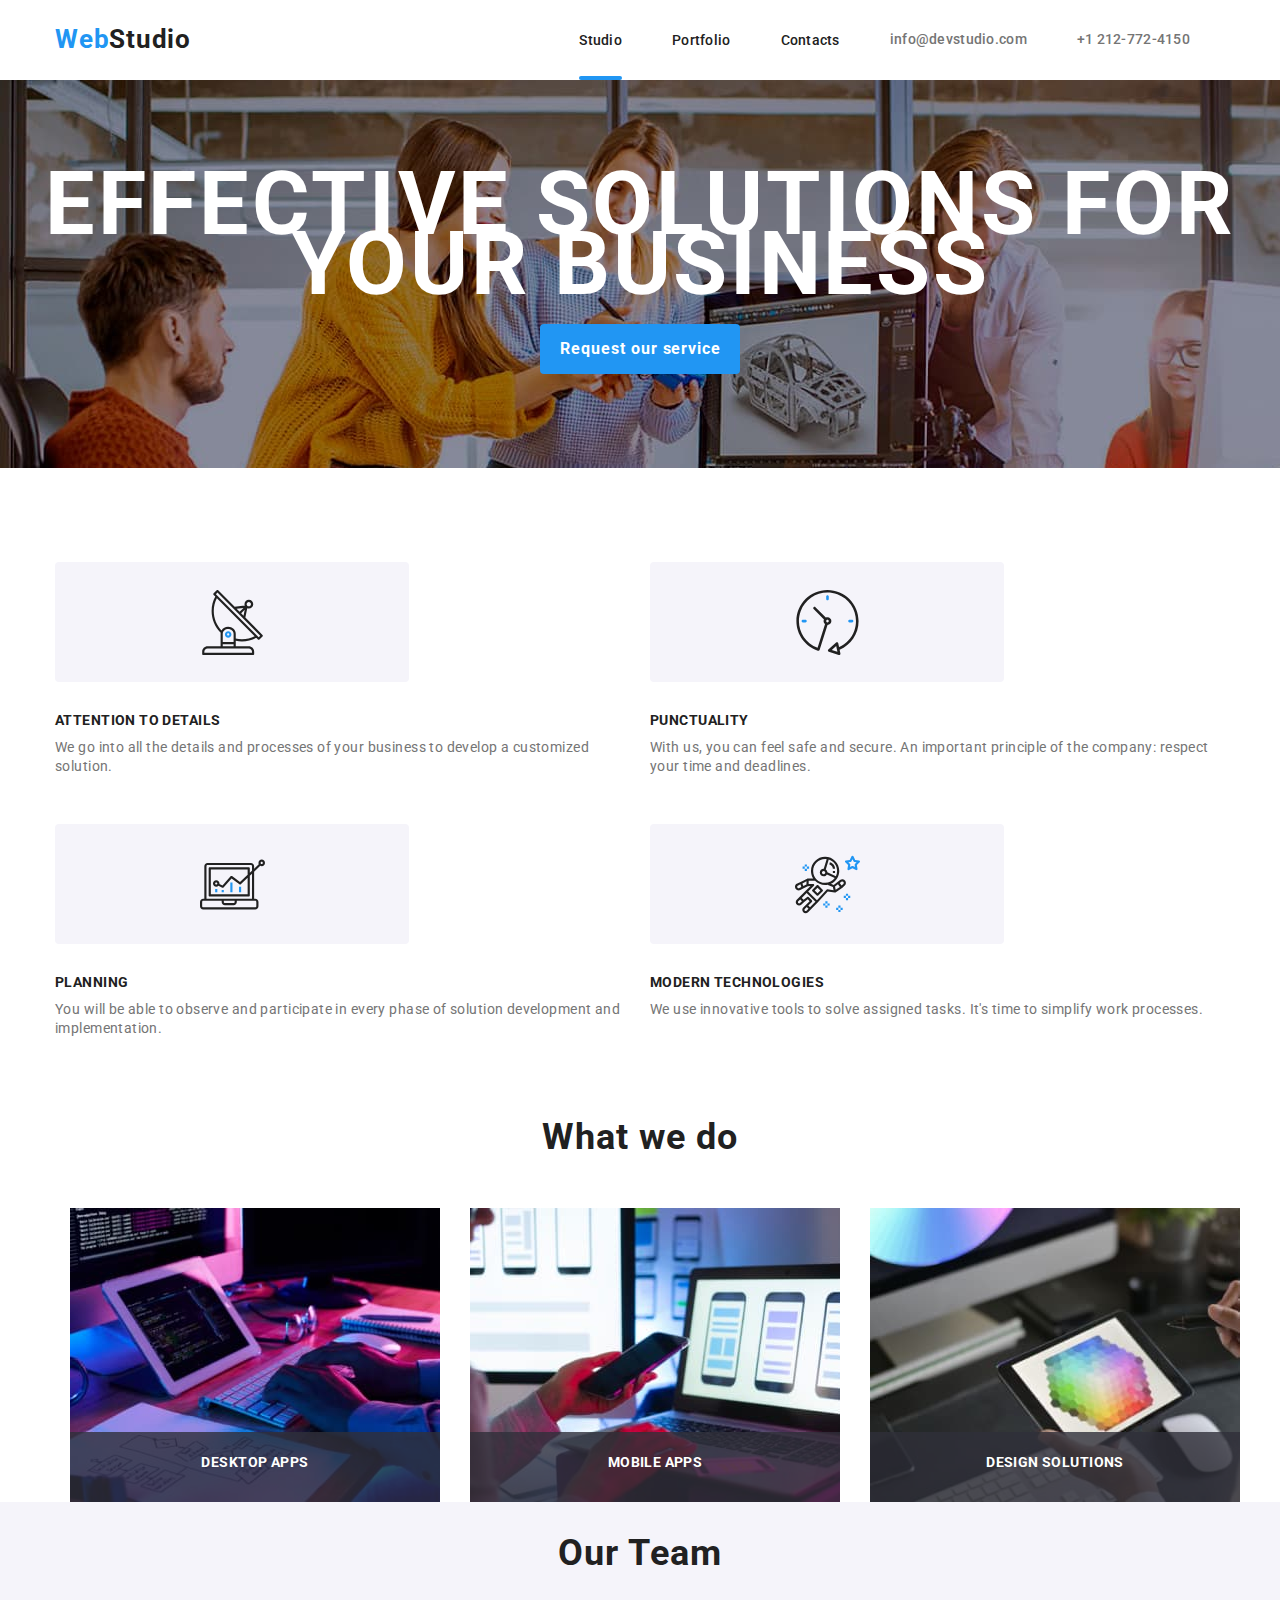
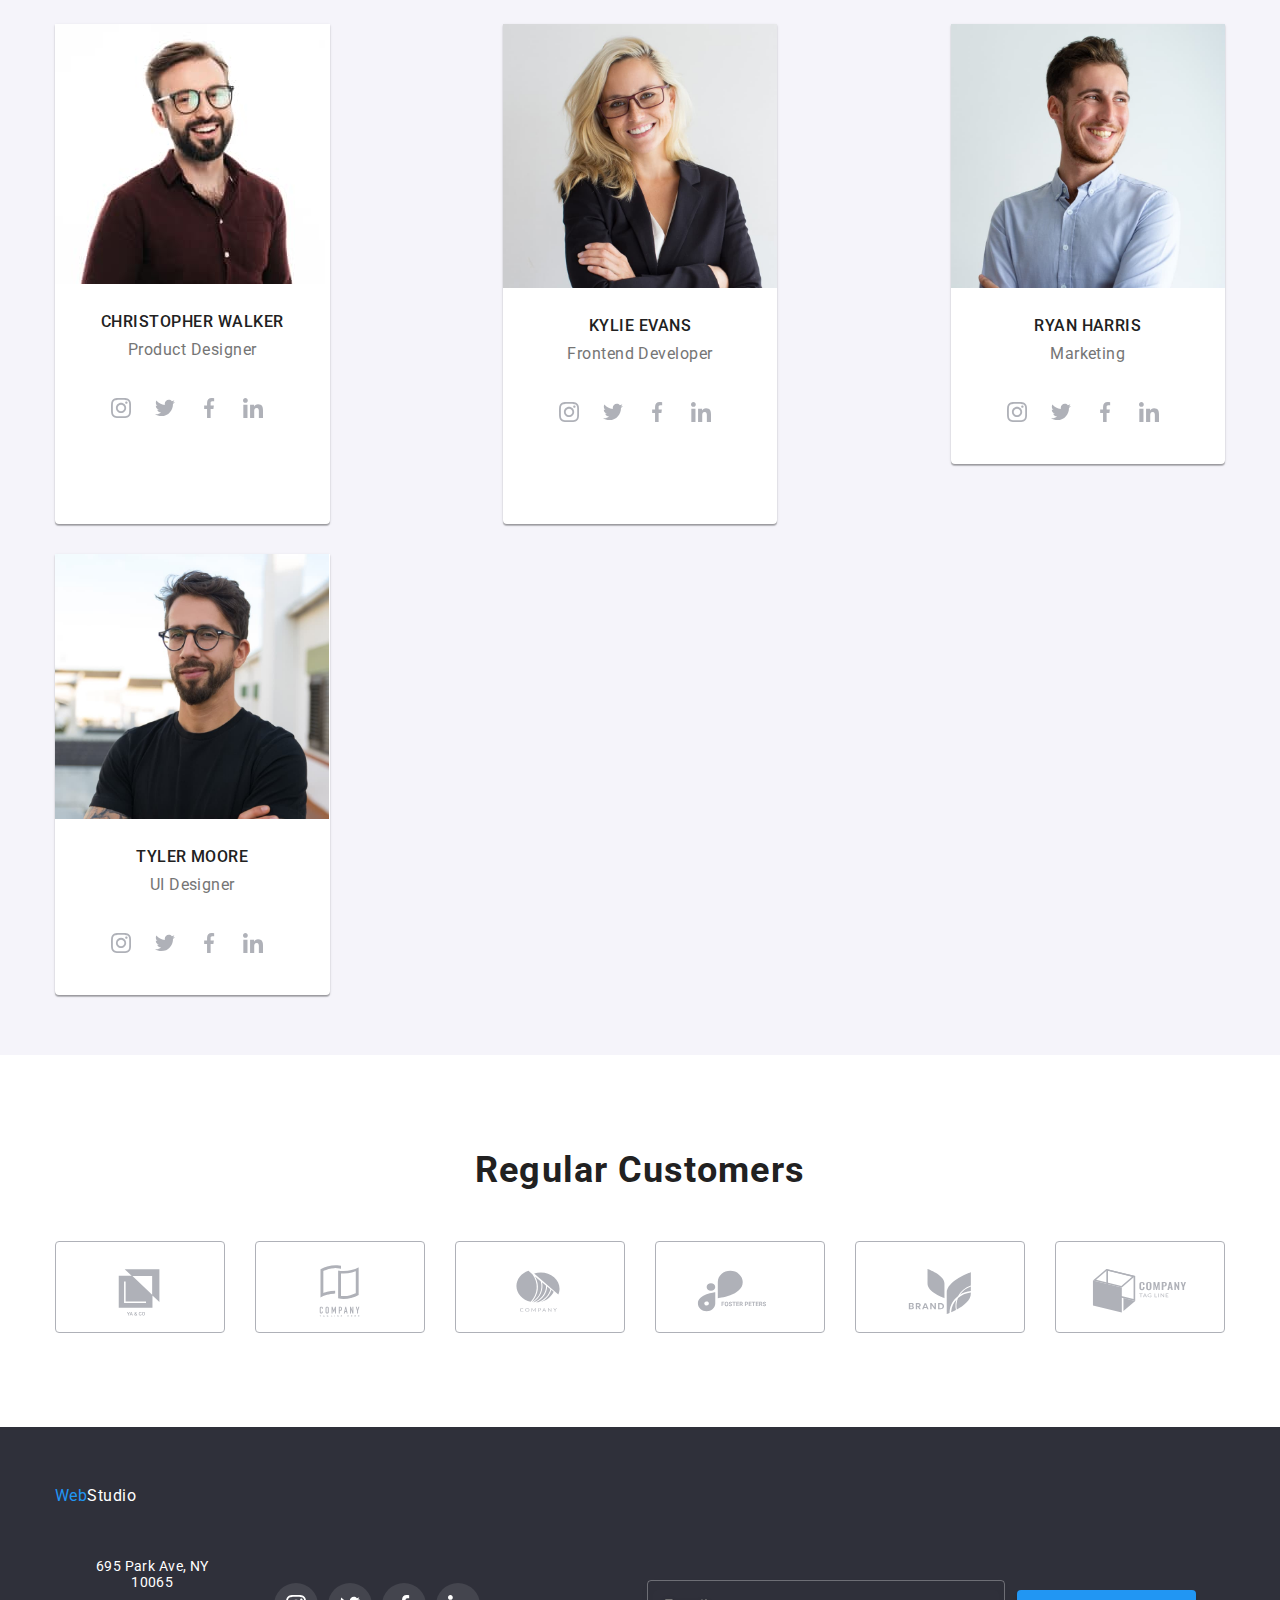
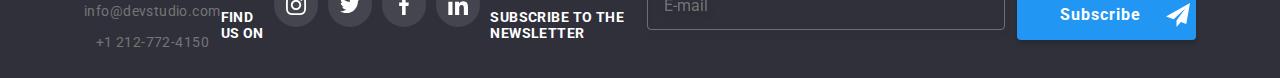
<file: index.html>
<!DOCTYPE html>
<html>
  <head>
    <meta charset="UTF-8" />
    <meta http-equiv="X-UA-Compatible" content="IE=edge" />
    <meta name="viewport" content="width=device-width, initial-scale=1.0" />

    <title>Studio</title>
    <link rel="stylesheet" href="./css/modern-normalize.css" />
    <link rel="stylesheet" href="./css/main.min.css" />
  </head>
  <body>
    <header class="header-links no-underline global-header__tel">
      <div class="container header-links__align">
        <div class="header-links__logo">
          <a href="/webstudio.html" class="header-links__logo--webstudio">Web</a
          ><span>Studio</span>
        </div>

        <nav class="global-header header-links js-menu-container">
          <button class="js-close-menu button button--close-menu">
            &times;
          </button>
          <ul class="header-container">
            <li>
              <a
                class="global-header__nav-bar global-header__current-page"
                href="./index.html"
                >Studio</a
              >
            </li>
            <li>
              <a class="global-header__nav-bar" href="./portfolio.html"
                >Portfolio</a
              >
            </li>
            <li>
              <a class="global-header__nav-bar" href="contact.html">Contacts</a>
            </li>
            <li>
              <a
                class="global-header__mail global-header__mail--align"
                href="mailto:info@devstudio.com"
              >
                <svg class="global-header__icons global-header__icons--mail">
                  <use href="./images/icons.svg#icon-envelope"></use>
                </svg>
                info@devstudio.com
              </a>
            </li>
            <li>
              <a class="global-header__mail" href="tel:+12127724150">
                <svg class="global-header__icons">
                  <use href="./images/icons.svg#icon-smartphone"></use>
                </svg>
                +1 212-772-4150
              </a>
            </li>
          </ul>
          <div class="global-header__modal--link">
            <a href="https://instagram.com"
              >Instagram <span class="vertical-bar"> |</span></a
            >
            <a href="https://twitter.com"
              >Twitter <span class="vertical-bar"> |</span></a
            >
            <a href="https://facebook.com"
              >Facebook <span class="vertical-bar"> |</span></a
            >
            <a href="https://linkedin.com">LinkedIn</a>
          </div>
        </nav>
        <button
          class="js-open-menu button button--toggle-menu"
          aria-expanded="false"
          aria-controls="mobile-menu"
          style="background-color: transparent"
        >
          <svg
            width="24"
            height="24"
            fill="currentColor"
            viewBox="0 0 20 20"
            xmlns="http://www.w3.org/2000/svg"
          >
            <path
              fill-rule="evenodd"
              d="M3 5a1 1 0 011-1h12a1 1 0 110 2H4a1 1 0 01-1-1zM3 10a1 1 0 011-1h12a1 1 0 110 2H4a1 1 0 01-1-1zM3 15a1 1 0 011-1h12a1 1 0 110 2H4a1 1 0 01-1-1z"
              clip-rule="evenodd"
            ></path>
          </svg>
        </button>
      </div>
    </header>

    <main>
      <section
        class="effective-solutions section effective-solutions__background"
      >
        <div class="container">
          <h1>EFFECTIVE SOLUTIONS FOR YOUR BUSINESS</h1>

          <button
            data-modal-open
            class="section effective-solutions__button"
            type="button"
          >
            Request our service
          </button>
        </div>
      </section>
      <section class="what-we-do">
        <div class="container">
          <ul class="what-we-do__h3 list">
            <li>
              <div class="rectangle">
                <svg class="what-we-do__icons">
                  <use href="./images/icons.svg#icon-antenna"></use>
                </svg>
              </div>
              <h3>ATTENTION TO DETAILS</h3>
              <p>
                We go into all the details and processes of your business to
                develop a customized solution.
              </p>
            </li>
            <li>
              <div class="rectangle">
                <svg class="what-we-do__icons">
                  <use href="./images/icons.svg#icon-clock"></use>
                </svg>
              </div>
              <h3>PUNCTUALITY</h3>
              <p>
                With us, you can feel safe and secure. An important principle of
                the company: respect your time and deadlines.
              </p>
            </li>
            <li>
              <div class="rectangle">
                <svg class="what-we-do__icons">
                  <use href="./images/icons.svg#icon-diagram"></use>
                </svg>
              </div>
              <h3>PLANNING</h3>
              <p>
                You will be able to observe and participate in every phase of
                solution development and implementation.
              </p>
            </li>
            <li>
              <div class="rectangle">
                <svg class="what-we-do__icons">
                  <use href="./images/icons.svg#icon-astronaut"></use>
                </svg>
              </div>
              <h3>MODERN TECHNOLOGIES</h3>
              <p>
                We use innovative tools to solve assigned tasks. It's time to
                simplify work processes.
              </p>
            </li>
          </ul>
        </div>
      </section>
      <section class="section-our-team what-we-do">
        <div class="container">
          <h2>What we do</h2>

          <ul class="what-we-do__images">
            <li class="what-we-do__images--item">
              <img
                src="./images/laptop.jpg"
                alt="laptop"
                height="294"
                width="370"
              />
              <div class="what-we-do__overlay">
                <h3>desktop apps</h3>
              </div>
            </li>
            <li class="what-we-do__images--item">
              <img
                src="./images/tel.jpg "
                alt="telephone"
                height="294"
                width="370"
              />
              <div class="what-we-do__overlay">
                <h3>mobile apps</h3>
              </div>
            </li>
            <li class="what-we-do__images--item">
              <img
                src="./images/tablet.jpg"
                alt="tablet"
                height="294"
                width="370"
              />
              <div class="what-we-do__overlay">
                <h3>design solutions</h3>
              </div>
            </li>
          </ul>
        </div>
      </section>
      <section class="section-our-team our-team">
        <div class="container">
          <h2>Our Team</h2>

          <ul class="our-team__list">
            <li class="our-team__border">
              <picture>
                <!-- Desktop -->
                <source
                  media="(min-width:1200px)"
                  srcset="
                    images/christopher-d.jpg,
                    images/christopher-d@2x.jpg 2x
                  "
                />
                <!-- Tablet -->
                <source
                  media="(min-width:768px)"
                  srcset="
                    images/christopher-t.jpg,
                    images/christopher-t@2x.jpg 2x
                  "
                />
                <!-- Mobile -->
                <source
                  srcset="
                    images/christopher-m.jpg,
                    images/christopher-m@2x.jpg 2x
                  "
                />
                <img src="./images/christopher-m.jpg" />
              </picture>

              <h3 class="our-team__name">Christopher Walker</h3>
              <p class="our-team__name--p">Product Designer</p>
              <div class="our-team__icons">
                <a
                  href="https://instagram.com"
                  class="icon-social"
                  aria-label="Instagram"
                >
                  <svg>
                    <use href="./images/icons.svg#icon-instagram"></use>
                  </svg>
                </a>
                <a
                  href="https://twitter.com"
                  class="icon-social"
                  aria-label="Twitter"
                >
                  <svg>
                    <use href="./images/icons.svg#icon-twitter"></use>
                  </svg>
                </a>
                <a
                  href="https://facebook.com"
                  class="icon-social"
                  aria-label="Facebook"
                >
                  <svg>
                    <use href="./images/icons.svg#icon-facebook"></use>
                  </svg>
                </a>
                <a
                  href="https://linkedin.com"
                  class="icon-social"
                  aria-label="LinkedIn"
                >
                  <svg>
                    <use href="./images/icons.svg#icon-linkedin"></use>
                  </svg>
                </a>
              </div>
            </li>
            <li class="our-team__border">
              <picture>
                <!-- Desktop -->
                <source
                  media="(min-width:1200px)"
                  srcset="images/kylie-d.jpg, images/kylie-d@2x.jpg 2x"
                />
                <!-- Tablet -->
                <source
                  media="(min-width:768px)"
                  srcset="images/kylie-t.jpg, images/kylie-t@2x.jpg 2x"
                />
                <!-- Mobile -->
                <source srcset="images/kylie-m.jpg, images/kylie-m@2x.jpg 2x" />
                <img src="./images/kylie-m.jpg" />
              </picture>

              <h3 class="our-team__name">Kylie Evans</h3>
              <p class="our-team__name--p">Frontend Developer</p>
              <div class="our-team__icons">
                <a
                  href="https://instagram.com"
                  class="icon-social"
                  aria-label="Instagram"
                >
                  <svg>
                    <use href="./images/icons.svg#icon-instagram"></use>
                  </svg>
                </a>
                <a
                  href="https://twitter.com"
                  class="icon-social"
                  aria-label="Twitter"
                >
                  <svg>
                    <use href="./images/icons.svg#icon-twitter"></use>
                  </svg>
                </a>
                <a
                  href="https://facebook.com"
                  class="icon-social"
                  aria-label="Facebook"
                >
                  <svg>
                    <use href="./images/icons.svg#icon-facebook"></use>
                  </svg>
                </a>
                <a
                  href="https://linkedin.com"
                  class="icon-social"
                  aria-label="LinkedIn"
                >
                  <svg>
                    <use href="./images/icons.svg#icon-linkedin"></use>
                  </svg>
                </a>
              </div>
            </li>

            <li class="our-team__border our-team__border--align">
              <picture>
                <!-- Desktop -->
                <source
                  media="(min-width:1200px)"
                  srcset="images/ryan-d.jpg, images/ryan-d@2x.jpg 2x"
                />
                <!-- Tablet -->
                <source
                  media="(min-width:768px)"
                  srcset="images/ryan-t.jpg, images/ryan-t@2x.jpg 2x"
                />
                <!-- Mobile -->
                <source srcset="images/ryan-m.jpg, images/ryan-m@2x.jpg 2x" />
                <img src="./images/ryan-m.jpg" />
              </picture>

              <h3 class="our-team__name">Ryan Harris</h3>
              <p class="our-team__name--p">Marketing</p>
              <div class="our-team__icons">
                <a
                  href="https://instagram.com"
                  class="icon-social"
                  aria-label="Instagram"
                >
                  <svg>
                    <use href="./images/icons.svg#icon-instagram"></use>
                  </svg>
                </a>
                <a
                  href="https://twitter.com"
                  class="icon-social"
                  aria-label="Twitter"
                >
                  <svg>
                    <use href="./images/icons.svg#icon-twitter"></use>
                  </svg>
                </a>
                <a
                  href="https://facebook.com"
                  class="icon-social"
                  aria-label="Facebook"
                >
                  <svg>
                    <use href="./images/icons.svg#icon-facebook"></use>
                  </svg>
                </a>
                <a
                  href="https://linkedin.com"
                  class="icon-social"
                  aria-label="LinkedIn"
                >
                  <svg>
                    <use href="./images/icons.svg#icon-linkedin"></use>
                  </svg>
                </a>
              </div>
            </li>
            <li class="our-team__border our-team__border--align">
              <picture>
                <!-- Desktop -->
                <source
                  media="(min-width:1200px)"
                  srcset="images/tyler-d.jpg, images/tyler-d@2x.jpg 2x"
                />
                <!-- Tablet -->
                <source
                  media="(min-width:768px)"
                  srcset="images/tyler-t.jpg, images/tyler-t@2x.jpg 2x"
                />
                <!-- Mobile -->
                <source srcset="images/tyler-m.jpg, images/tyler-m@2x.jpg 2x" />
                <img " src="./images/ryan-m.jpg" />
              </picture>

              <h3 class="our-team__name">Tyler Moore</h3>
              <p class="our-team__name--p">UI Designer</p>
              <div class="our-team__icons">
                <a
                  href="https://instagram.com"
                  class="icon-social"
                  aria-label="Instagram"
                >
                  <svg>
                    <use href="./images/icons.svg#icon-instagram"></use>
                  </svg>
                </a>
                <a
                  href="https://twitter.com"
                  class="icon-social"
                  aria-label="Twitter"
                >
                  <svg>
                    <use href="./images/icons.svg#icon-twitter"></use>
                  </svg>
                </a>
                <a
                  href="https://facebook.com"
                  class="icon-social"
                  aria-label="Facebook"
                >
                  <svg>
                    <use href="./images/icons.svg#icon-facebook"></use>
                  </svg>
                </a>
                <a
                  href="https://linkedin.com"
                  class="icon-social"
                  aria-label="LinkedIn"
                >
                  <svg>
                    <use href="./images/icons.svg#icon-linkedin"></use>
                  </svg>
                </a>
              </div>
            </li>
          </ul>
        </div>
      </section>
      <section>
        <div class="container">
          <h2 class="customers__h2">Regular Customers</h2>
          <ul class="customers__icon">
            <li>
              <div class="customers__icon-rectangle">
                <svg class="customers__icon--design">
                  <use href="./images/icons.svg#icon-Logo-2"></use>
                </svg>
              </div>
            </li>
            <li>
              <div class="customers__icon-rectangle">
                <svg class="customers__icon--design">
                  <use href="./images/icons.svg#icon-Logo-1"></use>
                </svg>
              </div>
            </li>
            <li>
              <div class="customers__icon-rectangle">
                <svg class="customers__icon--design">
                  <use href="./images/icons.svg#icon-Logo-3"></use>
                </svg>
              </div>
            </li>
            <li>
              <div class="customers__icon-rectangle">
                <svg class="customers__icon--design">
                  <use href="./images/icons.svg#icon-Logo-4"></use>
                </svg>
              </div>
            </li>
            <li>
              <div class="customers__icon-rectangle">
                <svg class="customers__icon--design">
                  <use href="./images/icons.svg#icon-Logo-5"></use>
                </svg>
              </div>
            </li>
            <li>
              <div class="customers__icon-rectangle">
                <svg class="customers__icon--design">
                  <use href="./images/icons.svg#icon-Logo-6"></use>
                </svg>
              </div>
            </li>
          </ul>
        </div>
      </section>
    </main>
    <footer class="global-footer no-underline">
      <div class="container">
        <div class="global-footer__h3">
          <a class="header-links__logo--webstudio" href="/webstudio.html"
            ><span>Web</span>Studio</a
          >
        </div>
        <address>
          <div class="form-footer">
            <div class="form-footer__align">
              <ul class="footer-text">
                <li
                  class="no-underline address footer-text__address header-links__align"
                >
                  <a class="footer-text__align" href="695ParkAve,NY10065 "
                    >695 Park Ave, NY 10065</a
                  >
                </li>

                <li class="footer-text__mail">
                  <a href="mailto:info@devstudio.com">info@devstudio.com</a>
                </li>

                <li class="footer-text__mail">
                  <a href="tel:+12127724150">+1 212-772-4150 </a>
                </li>
              </ul>
            </div>
            <h3 class="global-footer__find-us">Find us on</h3>
            <div class="form-footer__icon">
              <a
                href="https://instagram.com"
                class="icon-social icon-footer"
                aria-label="Instagram"
              >
                <svg>
                  <use href="./images/icons.svg#icon-instagram"></use>
                </svg>
              </a>

              <a
                href="https://twitter.com"
                class="icon-social icon-footer"
                aria-label="Twitter"
              >
                <svg>
                  <use href="./images/icons.svg#icon-twitter"></use>
                </svg>
              </a>
              <a
                href="https://facebook.com"
                class="icon-social icon-footer"
                aria-label="Facebook"
              >
                <svg>
                  <use href="./images/icons.svg#icon-facebook"></use>
                </svg>
              </a>
              <a
                href="https://linkedin.com"
                class="icon-social icon-footer"
                aria-label="LinkedIn"
              >
                <svg>
                  <use href="./images/icons.svg#icon-linkedin"></use></svg
              ></a>
            </div>

            <h3 class="global-footer__find-us">Subscribe to the newsletter</h3>

            <label class="form-footer__content" for="email">
              <input
                class="footer-form__email"
                id="email"
                name="Email"
                type="text"
                placeholder="E-mail"
            /></label>

            <button class="footer-button">
              Subscribe
              <svg class="footer-button-icon">
                <use href="./images/icons.svg#icon-send"></use>
              </svg>
            </button>
          </div>
        </address>
      </div>
    </footer>
    <div class="backdrop is-hidden" data-modal>
      <div class="modal">
        <button class="modal__close-btn" type="button" data-modal-close>
          &times;
        </button>
        <form class="form"></form>
        <h3 class="modal__h3">
          Leave your information and we'll call you back
        </h3>
        <div role="group" class="form__group">
          <label for="name">Name</label>
          <input class="form__input" id="name" name="name" type="text" />
          <svg class="form__icons">
            <use href="./images/icons.svg#icon-contact"></use>
          </svg>
        </div>
        <div role="group" class="form__group">
          <label for="tel">Telephone</label>
          <input class="form__input" id="tel" name="tel" type="text" />
          <svg class="form__icons">
            <use href="./images/icons.svg#icon-phone"></use>
          </svg>
        </div>
        <div role="group" class="form__group">
          <label for="email">E-mail</label>

          <input class="form__input" name="email" type="text" />
          <svg class="form__icons">
            <use href="./images/icons.svg#icon-email"></use>
          </svg>
        </div>
        <label class="form__group">
          <span>Comments</span>
          <textarea
            name="comments"
            class="textarea form__input"
            rows="5"
            placeholder="Enter the text"
          ></textarea>
        </label>
        <label class="check" for="myCheckboxId">
          <input
            class="ckeckbox_input"
            type="checkbox"
            name="check"
            id="myCheckboxId"
            required
          />
          <span class="checkbox-box__svg">
            <svg class="form__checkbox">
              <use href="./images/icons.svg#icon-check"></use>
            </svg>
          </span>
          <span class="checkbox-box">
            <svg class="form__checkbox">
              <use href="./images/icons.svg#icon-Vector-2"></use>
            </svg>
          </span>
          <span class="form__span"
            >I agree with the letter and accept the
            <a class="form__link">Terms and Conditions </a>
          </span>
        </label>
        <div class="form__controls">
          <button class="modal__submit-btn" type="submit">Send</button>
        </div>
      </div>
    </div>
    <script src="./js/mobile-menu.js" type="text/javascript"></script>
    <script src="./js/modal.js" type="text/javascript"></script>
  </body>
</html>
</file>
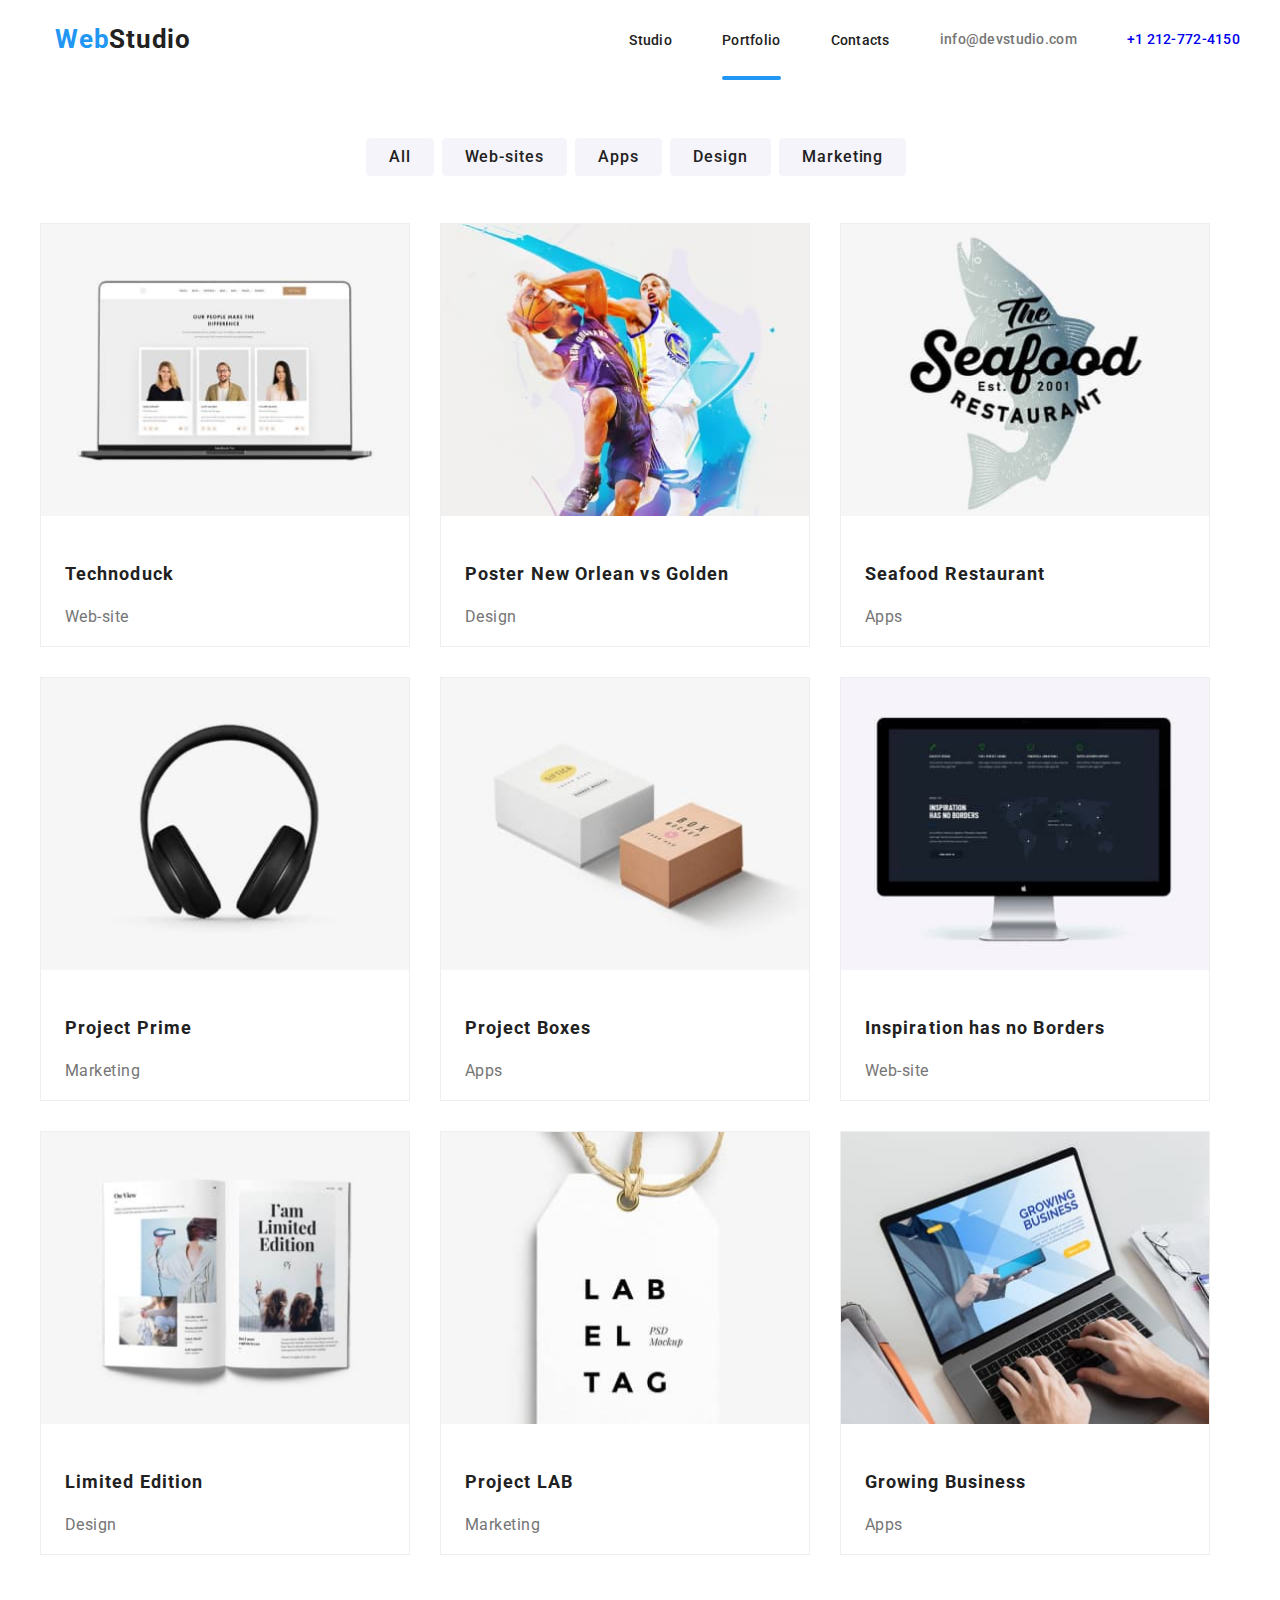
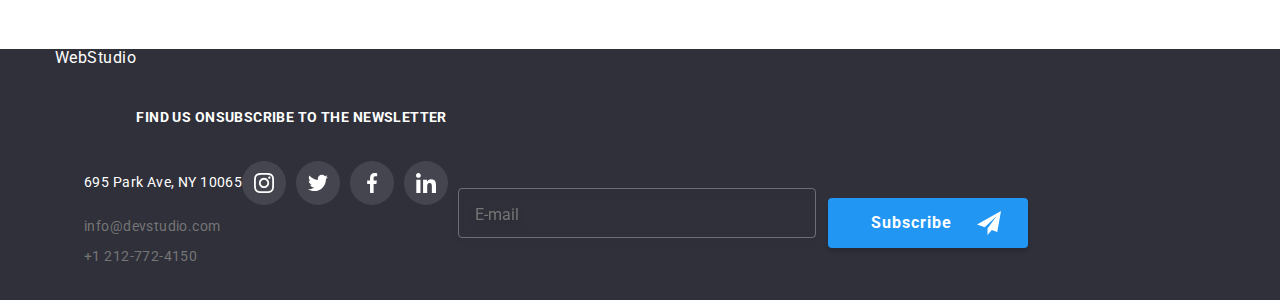
<file: portfolio.html>
<!DOCTYPE html>
<html>
  <head>
    <meta charset="UTF-8" />
    <meta http-equiv="X-UA-Compatible" content="IE=edge" />
    <meta name="viewport" content="width=device-width, initial-scale=1.0" />

    <title>Portfolio</title>

    <link rel="stylesheet" href="./css/modern-normalize.css" />
    <link rel="stylesheet" href="./css/main.min.css" />
  </head>
  <body>
    <header class="header-links no-underline global-header__tel">
      <div class="container header-links__align">
        <div class="header-links__logo">
          <a href="/webstudio.html" class="header-links__logo--webstudio">Web</a
          ><a>Studio</a>
        </div>

        <nav class="global-header header-links">
          <ul class="header-container">
            <li>
              <a class="global-header__nav-bar" href="./index.html">Studio</a>
            </li>
            <li>
              <a
                class="global-header__current-page global-header__nav-bar"
                href="./portfolio.html"
                >Portfolio</a
              >
            </li>
            <li>
              <a class="global-header__nav-bar" href="contact.html">Contacts</a>
            </li>
            <li>
              <a class="global-header__mail" href="mailto:info@devstudio.com">
                <svg class="global-header__icons global-header__icons--mail">
                  <use href="./images/icons.svg#icon-envelope"></use>
                </svg>
                info@devstudio.com
              </a>
            </li>
            <li>
              <a class="global-header__tel" href="tel:+12127724150">
                <svg class="global-header__icons">
                  <use href="./images/icons.svg#icon-smartphone"></use>
                </svg>
                +1 212-772-4150
              </a>
            </li>
          </ul>
        </nav>
      </div>
    </header>

    <main>
      <section>
        <div class="container">
          <!-- BUTTONS -->
          <ul class="list portfolio__buttons">
            <li>
              <button
                class="portfolio__buttons portfolio__buttons__design"
                type="button"
              >
                All
              </button>
            </li>

            <li>
              <button
                class="portfolio__buttons portfolio__buttons__design"
                type="button"
              >
                Web-sites
              </button>
            </li>
            <li>
              <button
                class="portfolio__buttons portfolio__buttons__design"
                type="button"
              >
                Apps
              </button>
            </li>
            <li>
              <button
                class="portfolio__buttons portfolio__buttons__design"
                type="button"
              >
                Design
              </button>
            </li>
            <li>
              <button
                class="portfolio__buttons portfolio__buttons__design"
                type="button"
              >
                Marketing
              </button>
            </li>
          </ul>
        </div>

        <ul class="portofolio container">
          <li class="portofolio__borders portofolio__picture">
            <img
              src="./images/technoduck.jpg"
              alt="Technoduck"
              height="294"
              width="370"
            />

            <h3 class="portofolio-h3">Technoduck</h3>
            <span class="portofolio-p">Web-site</span>
            <div class="portofolio__overlay">
              <p>
                Technoduck is a state-of-the-art coronavirus distribution
                platform. Companies use this platform for digital espionage and
                attacks on competitors' secure servers.
              </p>
            </div>
          </li>
          <li class="portofolio__borders portofolio__picture">
            <img
              src="./images/poster.jpg"
              alt="Poster New Orlean"
              height="294"
              width="370"
            />
            <div class="portofolio__overlay">
              <p>
                LIGHTWEIGHT & EASY TO HANG design allows for quick installation
                so you can enjoy your wall art immediately.
              </p>
            </div>
            <h3 class="portofolio-h3">Poster New Orlean vs Golden</h3>
            <span class="portofolio-p">Design</span>
          </li>
          <li class="portofolio__borders portofolio__picture">
            <img
              src="./images/seafood.jpg"
              alt="Seafood Restaurant"
              height="294"
              width="370"
            />
            <div class="portofolio__overlay">
              <p>
                A seafood restaurant is a restaurant that specializes in seafood
                cuisine and seafood dishes, such as fish and shellfish. Dishes
                may include freshwater fish.
              </p>
            </div>
            <h3 class="portofolio-h3">Seafood Restaurant</h3>
            <span class="portofolio-p">Apps</span>
          </li>
          <li class="portofolio__borders portofolio__picture">
            <img
              src="./images/projectprime.jpg"
              alt="Project Prime"
              height="294"
              width="370"
            />
            <div class="portofolio__overlay">
              <p>
                The EU-funded PRIME project will study how variations in
                national institutions, and the interests with which they are
                associated, shape the rights and conditions of irregular
                migrants in law, policy and practice across EU Member States
              </p>
            </div>
            <h3 class="portofolio-h3">Project Prime</h3>
            <span class="portofolio-p">Marketing</span>
          </li>
          <li class="portofolio__borders portofolio__picture">
            <img
              src="./images/projectboxex.jpg"
              alt="Project boxes"
              height="294"
              width="370"
            />
            <div class="portofolio__overlay">
              <p>
                A casing or enclosure for electronic components, used by
                hobbyists to house what they build.
              </p>
            </div>
            <h3 class="portofolio-h3">Project Boxes</h3>
            <span class="portofolio-p">Apps</span>
          </li>
          <li class="portofolio__borders portofolio__picture">
            <img
              src="./images/inspiration.jpg"
              alt="Web-site inspiration"
              height="294"
              width="370"
            />
            <div class="portofolio__overlay">
              <p>
                Our “Innovation Without Borders” report lays out a pragmatic way
                forward for business executives who intend to drive creativity
                and innovation
              </p>
            </div>
            <h3 class="portofolio-h3">Inspiration has no Borders</h3>
            <span class="portofolio-p">Web-site</span>
          </li>
          <li class="portofolio__borders portofolio__picture">
            <img
              src="./images/limited.jpg"
              alt="Limited Edition Book"
              height="294"
              width="370"
            />
            <div class="portofolio__overlay">
              <p>
                Limited Edition Design is a multi-disciplinary studio creating
                bespoke design and communications materials that are unique to
                the client and not the agency.
              </p>
            </div>
            <h3 class="portofolio-h3">Limited Edition</h3>
            <span class="portofolio-p">Design</span>
          </li>
          <li class="portofolio__borders portofolio__picture">
            <img
              src="./images/projectlab.jpg"
              alt="Project Lab"
              height="294"
              width="370"
            />
            <div class="portofolio__overlay">
              <p>
                A laboratory project – a laboratory for the quality management
                or for research – consists of diverse functional areas: The
                analytical process. The technical equipment. The laboratory with
                furniture and utilities supply.
              </p>
            </div>
            <h3 class="portofolio-h3">Project LAB</h3>
            <span class="portofolio-p">Marketing</span>
          </li>
          <li class="portofolio__borders portofolio__picture">
            <img
              src="./images/growing.jpg"
              alt="Growing Business app"
              height="294"
              width="370"
            />
            <div class="portofolio__overlay">
              <p>
                Business growth is a phenomenon that occurs when business
                owners, employees and outside factors influence the success of a
                company. A business grows when it expands a customer base,
                increases revenue or produces more product.
              </p>
            </div>
            <h3 class="portofolio-h3">Growing Business</h3>
            <span class="portofolio-p">Apps</span>
          </li>
        </ul>
      </section>
    </main>
    <footer class="global-footer no-underline global-footer__margin">
      <div class="container">
        <div class="global-footer__h3">
          <a class="header-links__logo--webstudio" href="/webstudio.html">Web</a
          ><a>Studio</a>
          <h3 class="global-footer__find-us">Find us on</h3>
          <h3 class="global-footer__find-us">Subscribe to the newsletter</h3>
        </div>
        <address>
          <div class="form-footer">
            <ul class="footer-text">
              <li
                class="no-underline address footer-text__address header-links__align"
              >
                <a class="footer-text__align" href="695ParkAve,NY10065 "
                  >695 Park Ave, NY 10065</a
                >

                <a
                  href="https://instagram.com"
                  class="icon-social icon-footer"
                  aria-label="Instagram"
                >
                  <svg>
                    <use href="./images/icons.svg#icon-instagram"></use>
                  </svg>
                </a>

                <a
                  href="https://twitter.com"
                  class="icon-social icon-footer"
                  aria-label="Twitter"
                >
                  <svg>
                    <use href="./images/icons.svg#icon-twitter"></use>
                  </svg>
                </a>
                <a
                  href="https://facebook.com"
                  class="icon-social icon-footer"
                  aria-label="Facebook"
                >
                  <svg>
                    <use href="./images/icons.svg#icon-facebook"></use>
                  </svg>
                </a>
                <a
                  href="https://linkedin.com"
                  class="icon-social icon-footer"
                  aria-label="LinkedIn"
                >
                  <svg>
                    <use href="./images/icons.svg#icon-linkedin"></use></svg
                ></a>
              </li>

              <li class="footer-text__mail">
                <a href="mailto:info@devstudio.com">info@devstudio.com</a>
              </li>

              <li class="footer-text__mail">
                <a href="tel:+12127724150">+1 212-772-4150 </a>
              </li>
            </ul>

            <label class="form-footer__content" for="email">
              <input
                class="footer-form__email"
                id="email"
                name="Email"
                type="text"
                placeholder="E-mail"
            /></label>
            <button class="footer-button">
              Subscribe
              <svg class="footer-button-icon">
                <use href="./images/icons.svg#icon-send"></use>
              </svg>
            </button>
          </div>
        </address>
      </div>
    </footer>
  </body>
</html>
</file>
<file: css/main.min.css>
@import"https://fonts.googleapis.com/css2?family=Raleway:wght@700&family=Roboto:wght@400;500;700;900&display=swap";:root{--text-header-color: #ffffff;--text-footer-color: rgba(255, 255, 255, 0.6);--text-font-family: #212121;--footer-page-background: #2f303a;--webstudio: #2196f3;--paragraf-color: #757575;--transition: 250ms cubic-bezier(0.4, 0, 0.2, 1)}*,*::before,*::after{box-sizing:border-box}h1,h2,h3,h4,h5,h6,ul,p{margin:0;padding:0}a,button,br,img,span{margin-left:0;margin-right:0}img{display:block;max-width:100%}body{font-family:"Roboto";color:var(--text-font-family)}html,body{margin:0;padding:0;width:100%;height:100%}h3{font-weight:700;font-size:14px;line-height:16px;letter-spacing:.03em;text-transform:uppercase;margin-bottom:10px}h2{font-weight:700;font-size:36px;line-height:42px;text-align:center;letter-spacing:.03em;padding-bottom:50px}.section{padding-top:30px;padding-bottom:94px}@media screen and (min-width: 768px){.section{padding-bottom:94px;padding-top:94px}}.list{list-style:none}p{font-weight:400;font-size:14px;line-height:19px;letter-spacing:.03em;width:270px;height:16px;color:var(--paragraf-color)}.no-underline a{text-decoration:none}ul{list-style-type:none}.container{max-width:480px;margin:0 auto}@media screen and (min-width: 480px){.container{max-width:768px}}@media screen and (min-width: 768px){.container{max-width:1200px}}.header-links__logo{display:flex;margin-left:0;margin-right:auto;align-items:center;font-weight:700;font-size:24px;line-height:28px;letter-spacing:.03em;width:134px;height:28px;margin-top:16px;margin-bottom:16px}.header-links__logo--webstudio{color:var(--webstudio);letter-spacing:.03em;margin-left:15px}.header-links__logo--webstudio span{color:#212121}.header-links{font-weight:500;font-size:14px;line-height:1.14;letter-spacing:.02em;color:var(--text-font-family)}.header-container{display:flex;flex-direction:column;align-items:start;justify-content:space-between}.header-links__align{display:flex;align-items:center;justify-content:center}.global-header{display:none}.global-header.is-open{display:flex;position:fixed;height:100%;top:0;right:0;width:100%;flex-direction:column;background:#fff;padding:60px 40px}.global-header__icons{display:none}.button--toggle-menu{display:block;visibility:visible}.global-header__nav-bar{position:relative;color:#212121;font-weight:500;font-size:40px;line-height:47px;letter-spacing:.02em;margin-bottom:274px}.header-container li:nth-child(3){margin-bottom:250px}.global-header__nav-bar{position:relative;color:#212121}.global-header__nav-bar:hover,.global-header__nav-bar:focus{color:#2196f3;cursor:pointer;transition:var(--transition)}.global-header__modal--link{margin-top:64px}.global-header__modal--link a{color:#2196f3}.vertical-bar{color:rgba(33,33,33,.2);width:22px;height:0px}@media screen and (min-width: 768px){.global-header__modal--link{display:none}.header-container li:not(:last-child){margin:0}.header-links__logo{font-size:26px;line-height:31px;letter-spacing:.03em;width:145px;height:31px;margin-top:24px;margin-bottom:25px}.global-header__nav-bar{font-weight:500;font-size:14px;line-height:16px;letter-spacing:.02em}.header-container{flex-direction:row}.global-header{display:flex}.global-header a.current-page{color:#2196f3}.global-header a{margin-right:50px}.global-header__current-page.global-header__nav-bar::after{visibility:visible}.global-header__nav-bar{position:relative;color:#212121}.global-header__nav-bar:hover,.global-header__nav-bar:focus{color:#2196f3;cursor:pointer;transition:var(--transition)}.global-header__nav-bar::after{position:absolute;content:"";width:100%;height:4px;border-radius:2px;background:#2196f3;visibility:hidden;left:0;margin-top:44px}.global-header__nav-bar:focus::after,.global-header__nav-bar:hover::after{visibility:visible;cursor:pointer;transition:var(--transition)}.global-header__tel{margin-top:32px;margin-left:-215px;white-space:nowrap;display:flex}.global-header__mail{color:#757575}.global-header__mail:focus,.global-header__mail:hover{color:#2196f3;cursor:pointer;transition:var(--transition)}.global-header__tel:hover,.global-header__tel:focus{color:#2196f3;cursor:pointer;transition:var(--transition)}.global-header__icons{margin-right:10px;width:16px;height:12px;color:#757575;display:none}.global-header__icons:hover,.global-header__icons:focus{cursor:pointer;color:#2196f3;fill:#2196f3;transition:var(--transition)}.global-header__icons--mail{margin-left:215px;color:#757575}.button--toggle-menu{display:none}}@media screen and (min-width: 1200px){.global-header__tel{display:contents}.global-header__icons{display:contents}.header-container{flex-direction:row}}.global-footer{color:#fff;background:var(--footer-page-background);height:604px}.global-footer a{font-style:normal;font-weight:400;line-height:1.14;letter-spacing:.03em;color:#fff}.global-footer__margin{margin-top:94px}.global-footer__h3{display:flex;flex-direction:column;text-align:center}.global-footer__h3 span{display:inline-flex;text-align:center;margin-top:60px;margin-bottom:28px;color:#2196f3}.global-footer__find-us{text-decoration:none;margin-bottom:20px;margin-top:60px;font-style:normal}.form-footer__align{display:flex;text-align:center}.footer-text{display:flex;flex-direction:column}.footer-text__address{font-size:14px;font-style:normal}.footer-text__mail{margin-top:12px}.footer-text__mail a{color:#757575;font-style:normal;font-size:14px}.footer-text__mail a:hover,.footer-text__mail a:focus{color:#2196f3;cursor:pointer;transition:var(--transition)}.address a{color:#fff}.icon-footer{color:#fff;background:rgba(255,255,255,.1);border-radius:50%;margin-right:10px}.icon-footer:hover,.icon-footer:focus{color:#fff;background-color:#2196f3}@media screen and (min-width: 768px){.global-footer{height:464px}.global-footer__h3{flex-direction:row}}@media screen and (min-width: 1200px){.global-footer{height:251px}}.form-footer{display:flex;align-items:center;margin:16px 44px 30px 44px;flex-direction:column}.form-footer__icon{display:flex;flex-direction:row}@media screen and (min-width: 768px){.form-footer{flex-direction:row}}.footer-form__email{width:358px;height:50px;background:rgba(0,0,0,0);border:none;padding-left:16px;color:#fff;outline:none;padding-top:-50px;cursor:pointer}.footer-form:hover,.footer-form:focus{appearance:none;outline:none;border:1px solid #2196f3;border-radius:4px;transition:var(--transition);cursor:pointer}.form-footer__content{display:flex;border:1px solid rgba(255,255,255,.3);filter:drop-shadow(0px 4px 4px rgba(0, 0, 0, 0.15));border-radius:4px;width:358px;height:50px;background:rgba(0,0,0,0);position:relative;align-items:flex-start}.form__checkbox{width:15px;height:14px;margin-top:4px;margin-left:20px}.form__span{margin-left:50px;font-weight:400;font-size:14px;line-height:24px;letter-spacing:.03em;color:#757575}.form__controls{display:flex;justify-content:center;margin-top:30px}.form__group{display:flex;gap:4px;flex-direction:column;position:relative}.form__group+.form__group{margin-top:10px}.form__group>*:nth-child(2){padding:12px 30px;border:1px solid rgba(33,33,33,.2);border-radius:4px}.form__group>*:nth-child(1){font-weight:400;font-size:12px;line-height:14px;letter-spacing:.01em;color:#757575}.check{position:relative}.ckeckbox_input{display:none}.checkbox-box__svg{display:none;position:absolute;z-index:2}.checkbox-box{display:block;position:absolute;z-index:1}.ckeckbox_input:checked+.checkbox-box__svg{display:block;fill:currentColor}.ckeckbox_input:checked+.checkbox-box{display:none;fill:currentColor}.form__icons{width:13px;height:13px;position:absolute;border:none;margin-top:34px;margin-left:13.5px}.form__icons:focus,.form__icons:hover{color:#2196f3;transition:var(--transition);cursor:pointer}.form__input:hover,.form__input:focus{appearance:none;border:1px solid #2196f3;outline:none;transition:var(--transition);cursor:pointer}.form__group .form__input:focus+.form__icons{color:#2196f3;outline:none;transition:var(--transition);cursor:pointer}.form__input::placeholder{font-weight:400;font-size:14px;line-height:16px;letter-spacing:.01em;visibility:visible;color:rgba(117,117,117,.5)}.form__group:focus::placeholder{color:#fff}.textarea{resize:none}.form__link{color:#2196f3;text-decoration:underline}.backdrop{position:fixed;top:0;left:0;width:100%;height:100%;background-color:rgba(0,0,0,.2);opacity:1;transform:scale(1);transition:var(--transition)}.backdrop.is-hidden{opacity:0;visibility:visible;pointer-events:none;transform:scale(0);transition:opacity 250ms cubic-bezier(0.4, 0, 0.2, 1),transform 250ms cubic-bezier(0.4, 0, 0.2, 1)}.modal{padding:40px;position:absolute;top:50%;left:50%;transform:translate(-50%, -50%);width:450px;max-height:609px;background:#fff;box-shadow:0px 1px 3px rgba(0,0,0,.12),0px 1px 1px rgba(0,0,0,.14),0px 2px 1px rgba(0,0,0,.2);border-radius:4px;transition:opacity 250ms cubic-bezier(0.4, 0, 0.2, 1),transform 250ms cubic-bezier(0.4, 0, 0.2, 1)}.modal.is-hidden{transform:scale(1);visibility:hidden}.modal__h3{font-family:"Roboto";font-style:normal;font-weight:700;font-size:20px;line-height:23px;text-align:center;letter-spacing:.03em;color:#212121;text-transform:none;margin-bottom:12px}@media screen and (min-width: 768px){.modal{width:528px;height:581px;margin:auto}}.what-we-do{background:var(--text-header-color);display:flex}.what-we-do h2{display:none}.rectangle{max-width:450px;max-height:120px;background:#f5f4fa;border-radius:4px}.what-we-do__images{display:none}.what-we-do__h3{display:flex;flex-direction:column;padding-top:60px;text-align:center;margin-left:15px;margin-right:15px}.what-we-do__h3 h3{margin-top:30px}p{margin-bottom:50px;text-align:start;width:100%;color:#757575}.what-we-do__icons{background:#f5f4fa;margin-top:28px;margin-bottom:33px;width:65px;height:70px;flex-direction:column}@media screen and (min-width: 768px){.what-we-do__h3{display:flex;flex-wrap:wrap;text-align:start;justify-content:space-between}.what-we-do__h3 li{width:calc(50% - 10px);margin-bottom:20px}.what-we-do__h3{display:flex;flex-direction:row;padding-top:94px}.rectangle{width:354px;height:120px;display:flex;justify-content:center;align-items:center;margin:0;height:120px;padding:25px 0;background:#f5f4fa}.what-we-do__icons{display:flex;background:#f5f4fa;margin:auto;width:65px;height:65px;justify-content:center;align-items:center;flex-direction:column}}.what-we-do__images li .what-we-do__overlay{position:absolute;bottom:0;width:370px;height:70px;background-color:rgba(47,48,58,.8);display:flex;justify-content:center;align-items:center;opacity:1;transition:opacity .3s}@media screen and (min-width: 1200px){.what-we-do h2{display:block}.what-we-do__images{display:flex;flex-direction:row}.what-we-do__images--item{margin-left:30px}.what-we-do__images li{position:relative}.what-we-do__images h3{color:#fff;font-weight:700;font-size:14px;line-height:16px;text-align:center;text-transform:uppercase}.what-we-do__h3{display:flex;flex-direction:row;padding-top:94px}.what-we-do__h3--item{margin-left:30px}}.section-our-team{padding-top:30px}.our-team{background:#f5f4fa}.our-team h2{font-weight:700;font-size:28px;line-height:33px}.our-team__list{display:flex;margin-left:auto;flex-direction:column;gap:30px;margin-left:15px;margin-right:15px}.our-team__border{box-shadow:0px 1px 3px rgba(0,0,0,.12),0px 1px 1px rgba(0,0,0,.14),0px 2px 1px rgba(0,0,0,.2);border-radius:0px 0px 4px 4px;background-color:#fff;flex-basis:calc((100% - 72px)/4);text-align:center}@media screen and (min-width: 768px){.our-team__list{flex-direction:row;flex-wrap:wrap;justify-content:space-between;gap:30px}}.our-team__border--align{margin-bottom:60px}.our-team__name{font-weight:500;font-size:16px;line-height:1.19x;margin-top:30px;text-align:center;letter-spacing:.03em}.our-team__name--p{font-weight:400;font-size:16px;line-height:19px;margin-bottom:30px;text-align:center;letter-spacing:.03em}.our-team__icons{display:flex;text-align:center;align-items:end;margin:16px 44px 30px 44px}.our-team__icons .icon-social{display:flex;align-items:center;justify-content:center;height:44px;width:44px}.our-team__icons .icon-social:hover,.our-team__icons .icon-social:focus{color:#fff;fill:#fff;background-color:#2196f3;border-radius:50%;cursor:pointer;transition:var(--transition)}.our-team__icons .icon-social svg{height:20px;width:20px}.icon-social{display:block;fill:currentColor;color:#afb1b8}.form-footer .icon-social{display:flex;align-items:center;justify-content:center;height:44px;width:44px}svg{height:20px;width:20px}@media screen and (min-width: 768px){.our-team h2{font-size:36px;line-height:42px}}.customers__h2{margin-top:94px;display:none}.customers__icon{display:flex;text-align:center;flex-direction:row;flex-wrap:wrap;justify-content:space-between}.customers__icon-rectangle{width:210px;height:92px;display:none;border:1px solid #afb1b8;border-radius:4px}.customers__icon :hover,.customers__icon:focus{border-color:#2196f3;cursor:pointer;transition:var(--transition)}.customers__icon--design{width:106px;height:60px;margin-top:20px;color:#afb1b8}.customers__icon--design:hover,.customers__icon--design:focus{color:#2196f3;cursor:pointer;transition:var(--transition)}@media screen and (min-width: 768px){.customers__icon{display:flex;flex-wrap:wrap;justify-content:space-between;flex-direction:row;margin-left:15px;margin-right:15px}.customers__h2{margin-top:94px;display:block}.customers__icon-rectangle{width:226px;height:92px;margin-bottom:20px;display:block}}@media screen and (min-width: 1200px){.customers__icon{flex-direction:row}.customers__icon-rectangle{width:170px;height:92px;margin-bottom:94px;border:1px solid #afb1b8;border-radius:4px}}.effective-solutions{background:rgba(47,48,58,.4);color:#fff;font-weight:900;font-style:normal;line-height:42px;text-align:center;letter-spacing:.06em;text-transform:uppercase}.effective-solutions__background{background-image:linear-gradient(to bottom, rgba(0, 0, 0, 0) 0%, rgba(0, 0, 0, 0.7) 100%),image-set("../images/studio-image-m.jpg" 1x, "../images/studio-image-m@2.jpg" 2x)}.effective-solutions .effective-solutions__button{font-weight:700;font-size:16px;line-height:30px;padding:10px 20px;border-radius:4px;letter-spacing:.06em;cursor:pointer;border:0;color:#fff;background:#2196f3;width:200px;height:50px;white-space:nowrap;text-align:center;margin-top:30px}.effective-solutions .effective-solutions__button:hover,.effective-solutions .effective-solutions__button:focus{background:#2196f3;cursor:pointer;transition:var(--transition)}@media screen and (min-width: 768px){.effective-solutions{font-size:44px;line-height:1.36}.effective-solutions__background{background-image:linear-gradient(to bottom, rgba(0, 0, 0, 0) 0%, rgba(0, 0, 0, 0.7) 100%),image-set("../images/studio-image-t.jpg" 1x, "../images/studio-image-t@2.jpg" 2x)}.effective-solutions__button{padding:6px 22px}}@media screen and (min-width: 1200px){.effective-solutions{font-size:44px;line-height:60px}.effective-solutions__background{background-image:image-set("../images/studio-image-d.jpg" 1x, "../images/studio-image-d@2.jpg" 2x),linear-gradient(to bottom, rgba(0, 0, 0, 0) 0%, rgba(0, 0, 0, 0.7) 100%)}}.portofolio{display:flex;flex-wrap:wrap;justify-content:flex-start;align-items:flex-start;align-self:center;gap:30px;padding-top:40px}.portofolio-h3{font-weight:700;font-size:18px;line-height:36px;letter-spacing:.06em;margin-left:24px;text-transform:none;padding-top:20px}.portofolio-p{font-family:"Roboto";font-style:normal;font-weight:400;font-size:16px;line-height:1.88;letter-spacing:.03em;margin-left:24px;padding-bottom:40px;color:#757575;width:322px;height:36px}.portofolio__borders img{height:auto;width:100%}.portofolio__borders:hover,.portofolio__borders:focus{box-shadow:0px 1px 1px rgba(0,0,0,.12),0px 4px 4px rgba(0,0,0,.06),1px 4px 6px rgba(0,0,0,.16);cursor:pointer;transition:var(--transition)}.portofolio__picture{flex-basis:calc((100% - 90px)/3);height:424px;margin:0;background-color:#fff;border:1px solid #eee;cursor:pointer;position:relative;overflow:hidden}.portofolio__picture h3{margin-top:20px;margin-left:24px}.portofolio__picture p{margin-left:24px}.portofolio__overlay{position:absolute;top:0;left:0;width:100%;height:70%;background-color:var(--link-active-color);transform:translateY(100%);transition:transform var(--transition);visibility:hidden}.portofolio__overlay p{color:#fff;padding-top:64px;margin:auto;font-family:"Roboto";font-weight:400;font-size:18px;line-height:28px;text-align:center;letter-spacing:.03em;margin-left:24px;width:322px;height:140px}.portofolio__picture:hover .portofolio__overlay{transform:translateY(0);background:rgba(33,150,243,.9);visibility:visible;transition:var(--transition);cursor:pointer}.portfolio__buttons{align-items:center;border-radius:4px;cursor:pointer;display:flex;font-weight:500;height:38px;justify-content:center;letter-spacing:.06em;line-height:1.87;padding:6px 22px;margin-top:45px;margin-bottom:20px;text-decoration:none}.portfolio__buttons__design{background-color:#f5f4fa;border:1px solid #f5f4fa;color:#212121;width:auto;margin-right:8px}.portfolio__buttons__design:hover,.portfolio__buttons__design:focus{background-color:#2196f3;border:1px solid #2196f3;color:#2196f3;box-shadow:0px 3px 1px rgba(0,0,0,.1),0px 2px 1px rgba(0,0,0,.08),0px 2px 2px rgba(0,0,0,.12);color:#fff;cursor:pointer;transition:var(--transition)}.footer-button{display:flex;width:200px;height:50px;background:#2196f3;box-shadow:0px 4px 4px rgba(0,0,0,.15);border-radius:4px;border:none;margin-left:12px;color:#fff;font-weight:700;font-size:16px;line-height:30px;letter-spacing:.06em;padding-top:10px;padding-left:43px;cursor:pointer;text-decoration:solid;margin-top:20px}.footer-button-icon{width:24px;height:24px;margin-left:25px;margin-top:3px}.modal__close-btn{background:#fff;border:1px solid rgba(0,0,0,.1);border-radius:50%;width:30px;height:30px;cursor:pointer;outline:none;position:absolute;padding:5px 5px;right:8px;top:8px;transition:color var(--transition)}.modal__close-btn:hover,.modal__close-btn:focus{background:#fff;color:#2196f3;cursor:pointer;transition:var(--transition)}.modal__submit-btn{background:#2196f3;box-shadow:0px 4px 4px rgba(0,0,0,.15);border-radius:4px;padding:10px 80px;border:none;font-family:"Roboto";font-style:normal;font-weight:700;font-size:16px;line-height:30px;display:flex;align-items:center;text-align:center;letter-spacing:.06em;color:#fff;max-width:200px;cursor:pointer}.modal__submit-btn:hover,.modal__submit-btn:focus{background:#188ce8;transition:var(--transition);cursor:pointer}.button--toggle-menu{position:absolute;right:33px;padding:0;width:24px;border:none;color:#212121}.button--close-menu{align-self:flex-end;display:contents;color:#303030;padding:0;width:24px;font-size:24px;line-height:24px}@media screen and (min-width: 768px){.button--close-menu{display:none}}/*# sourceMappingURL=main.min.css.map */
</file>
